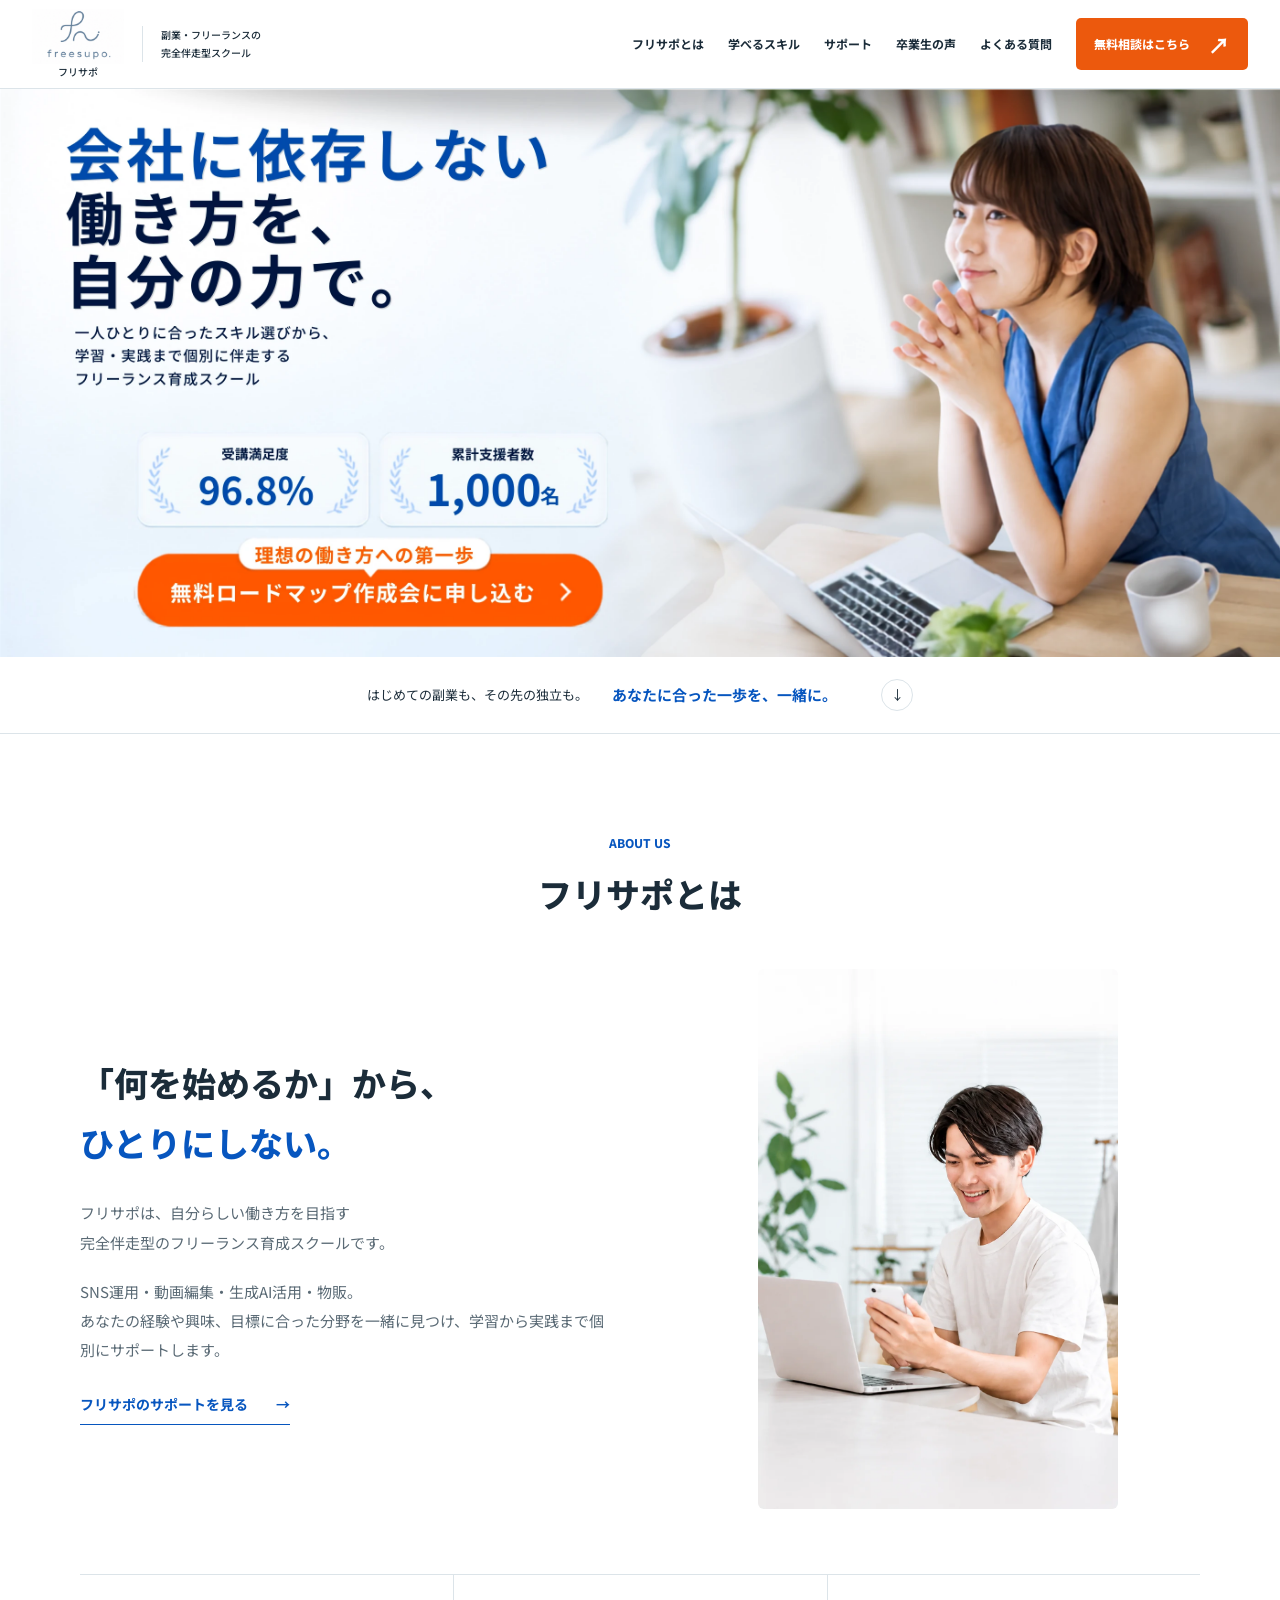
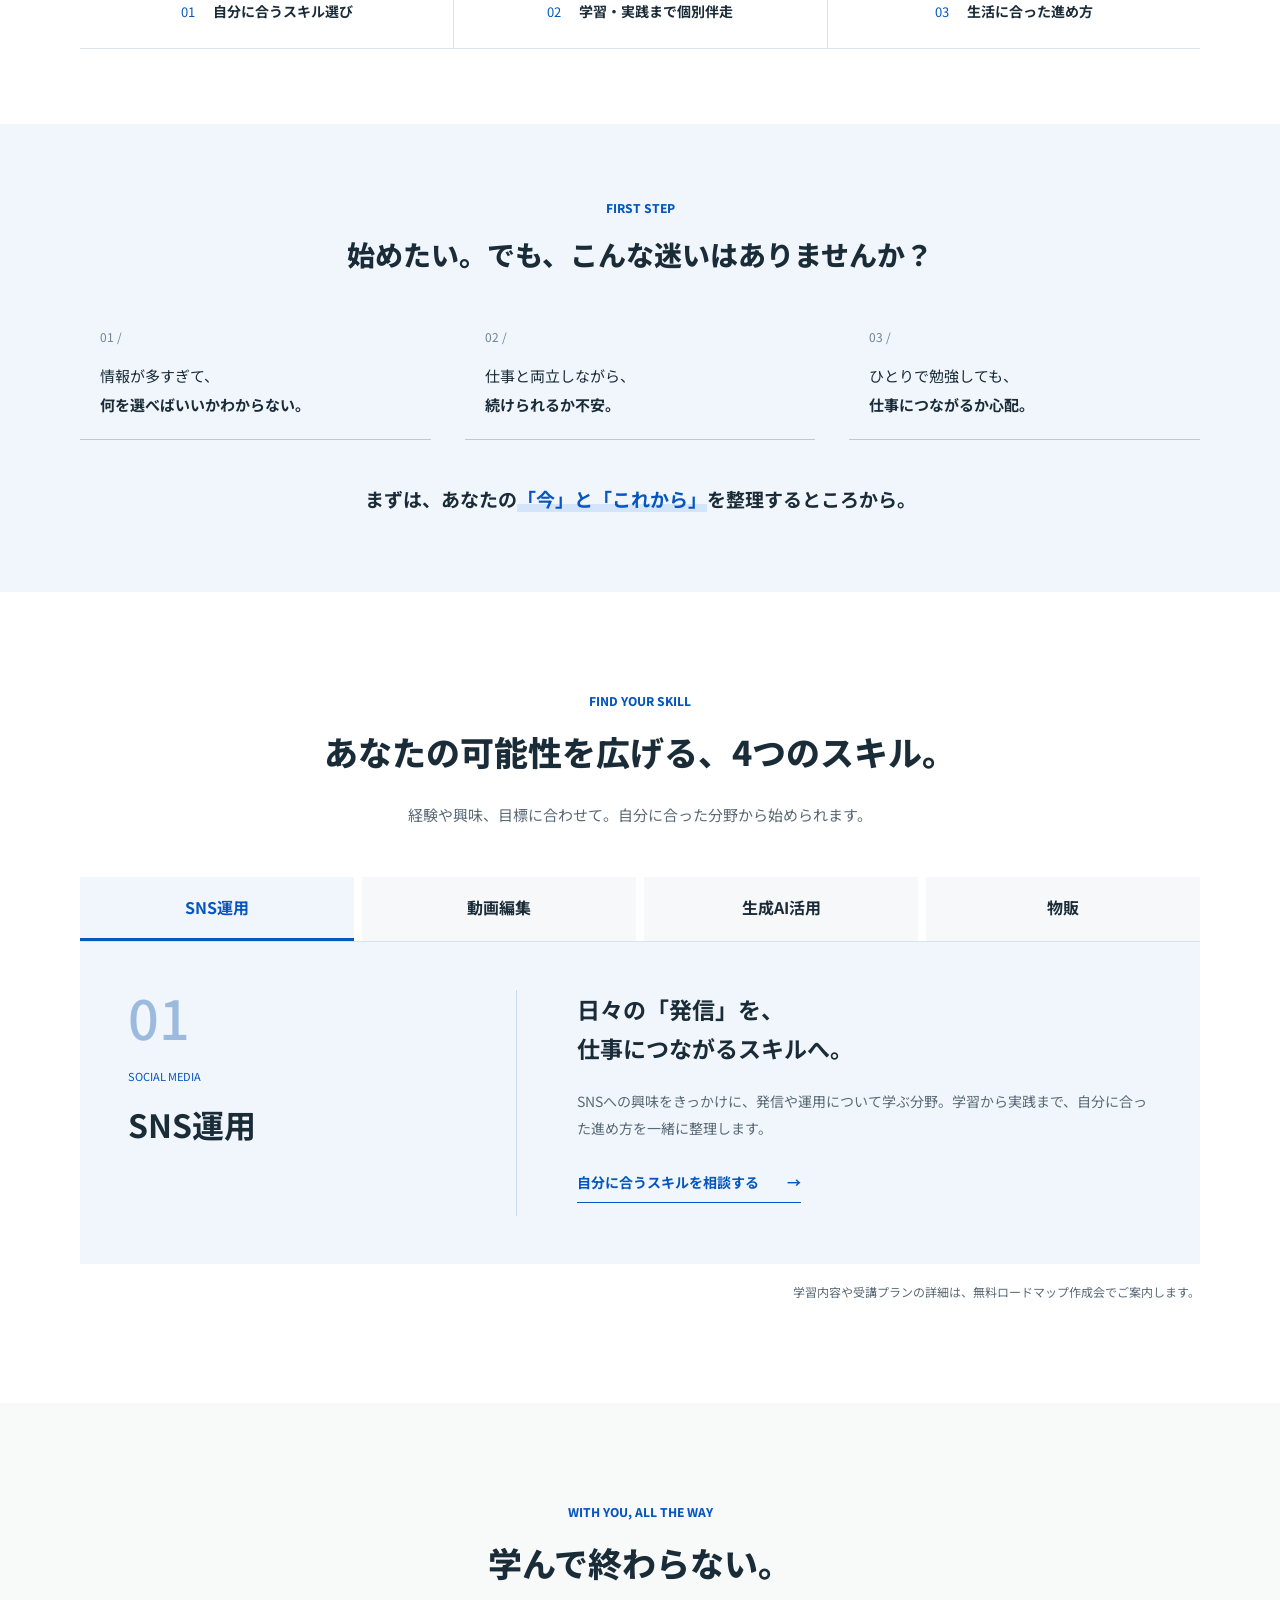
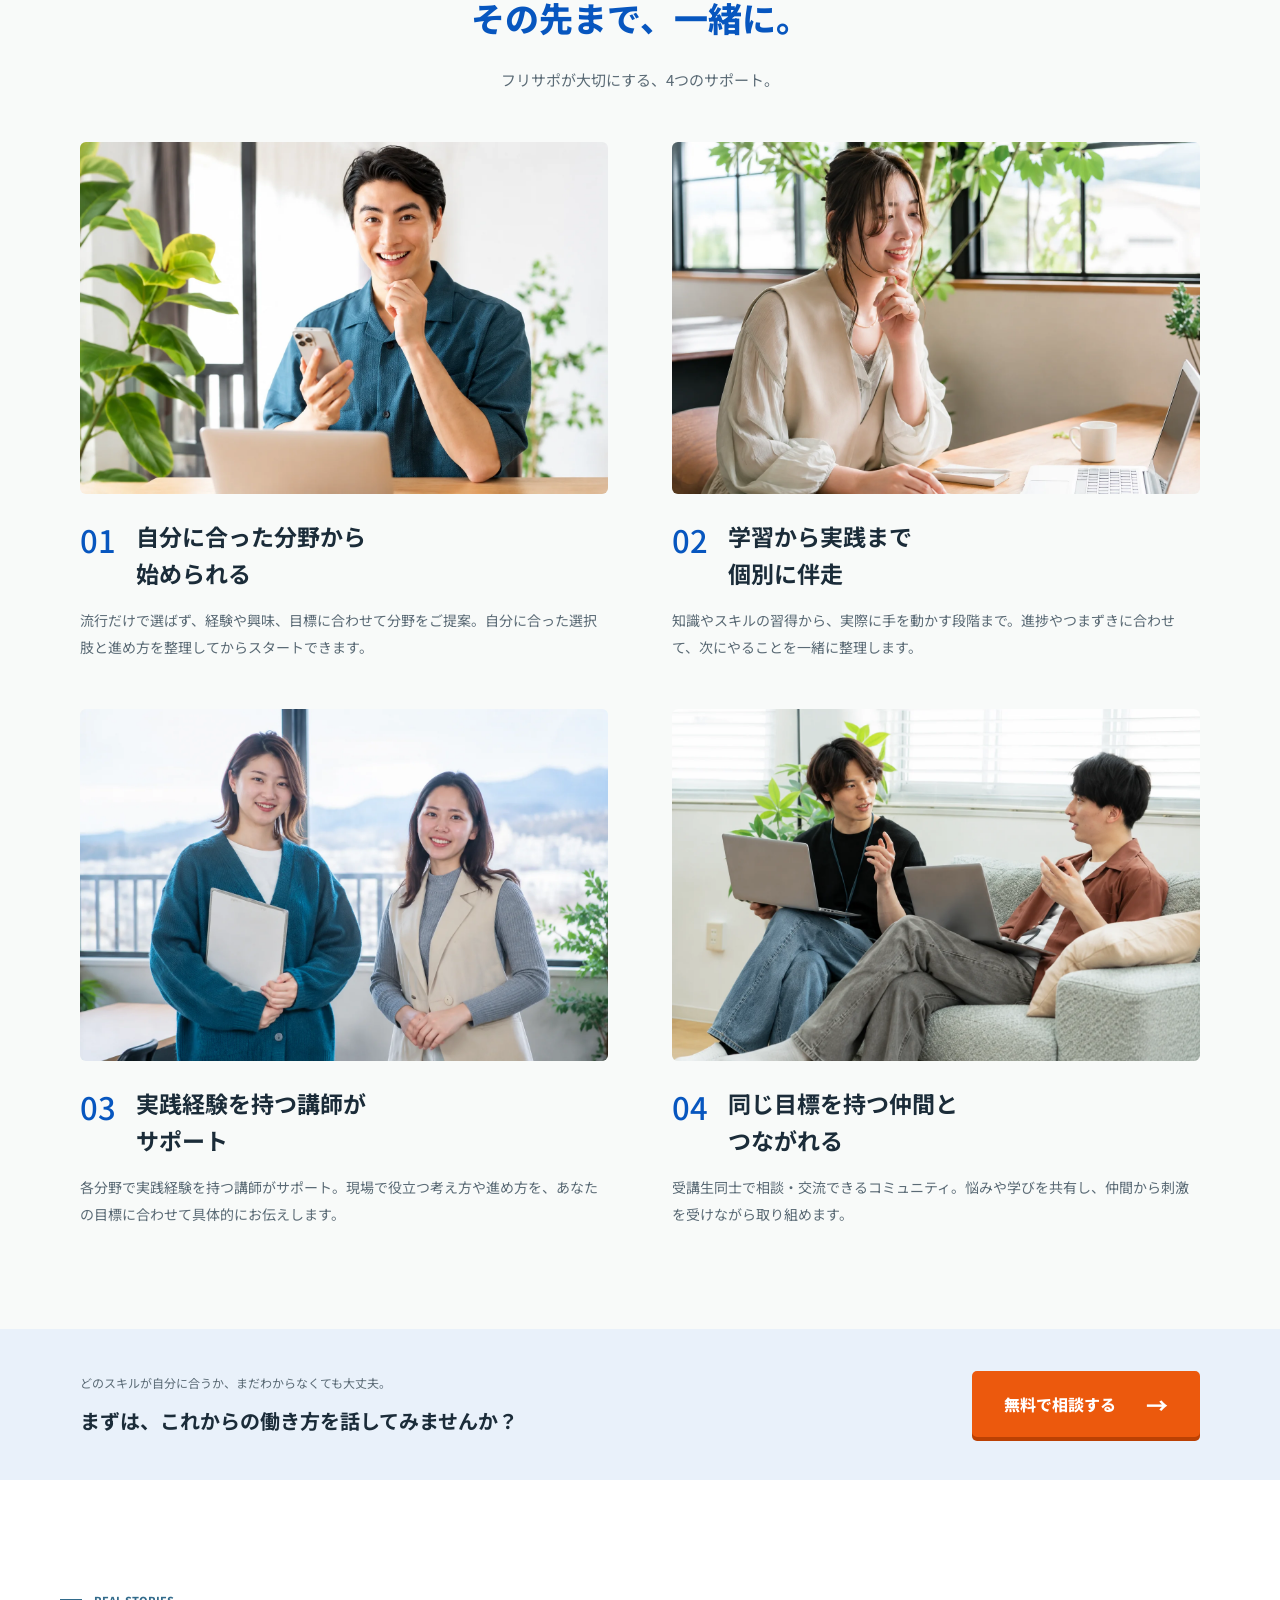
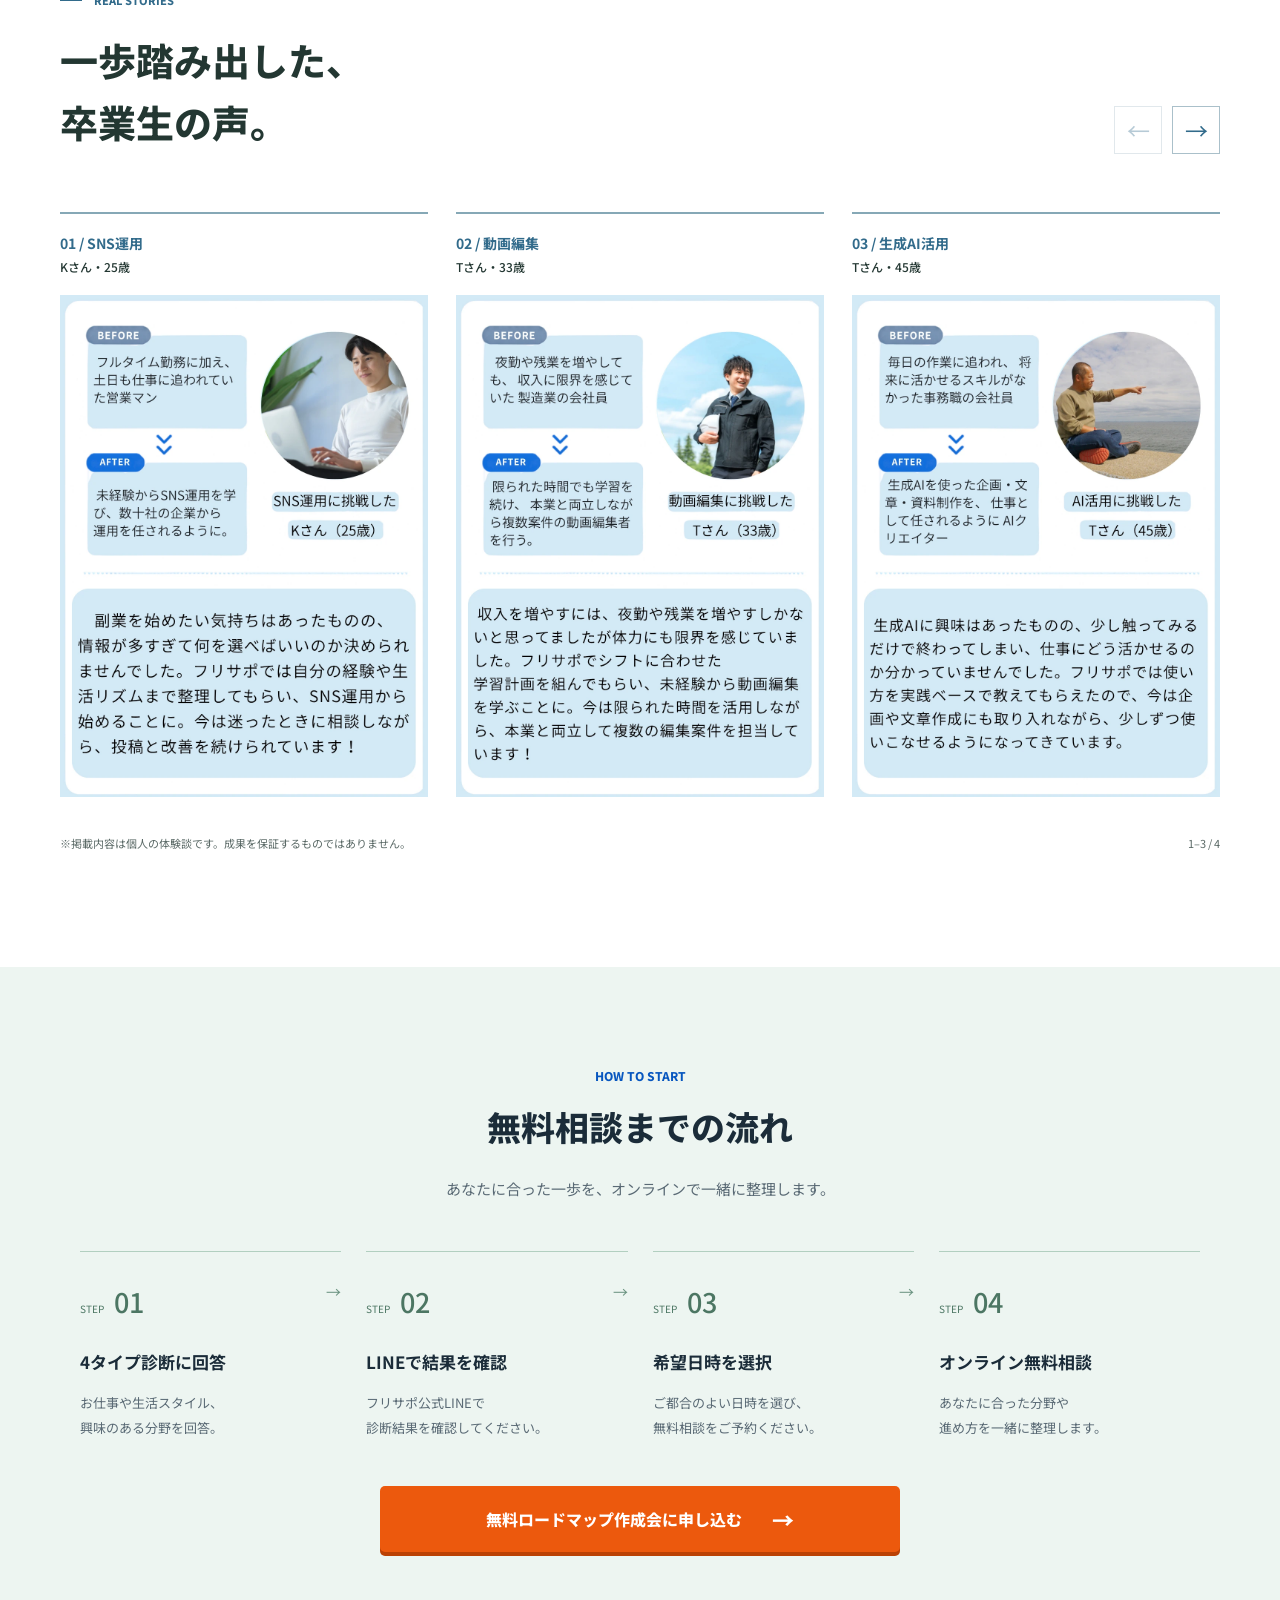
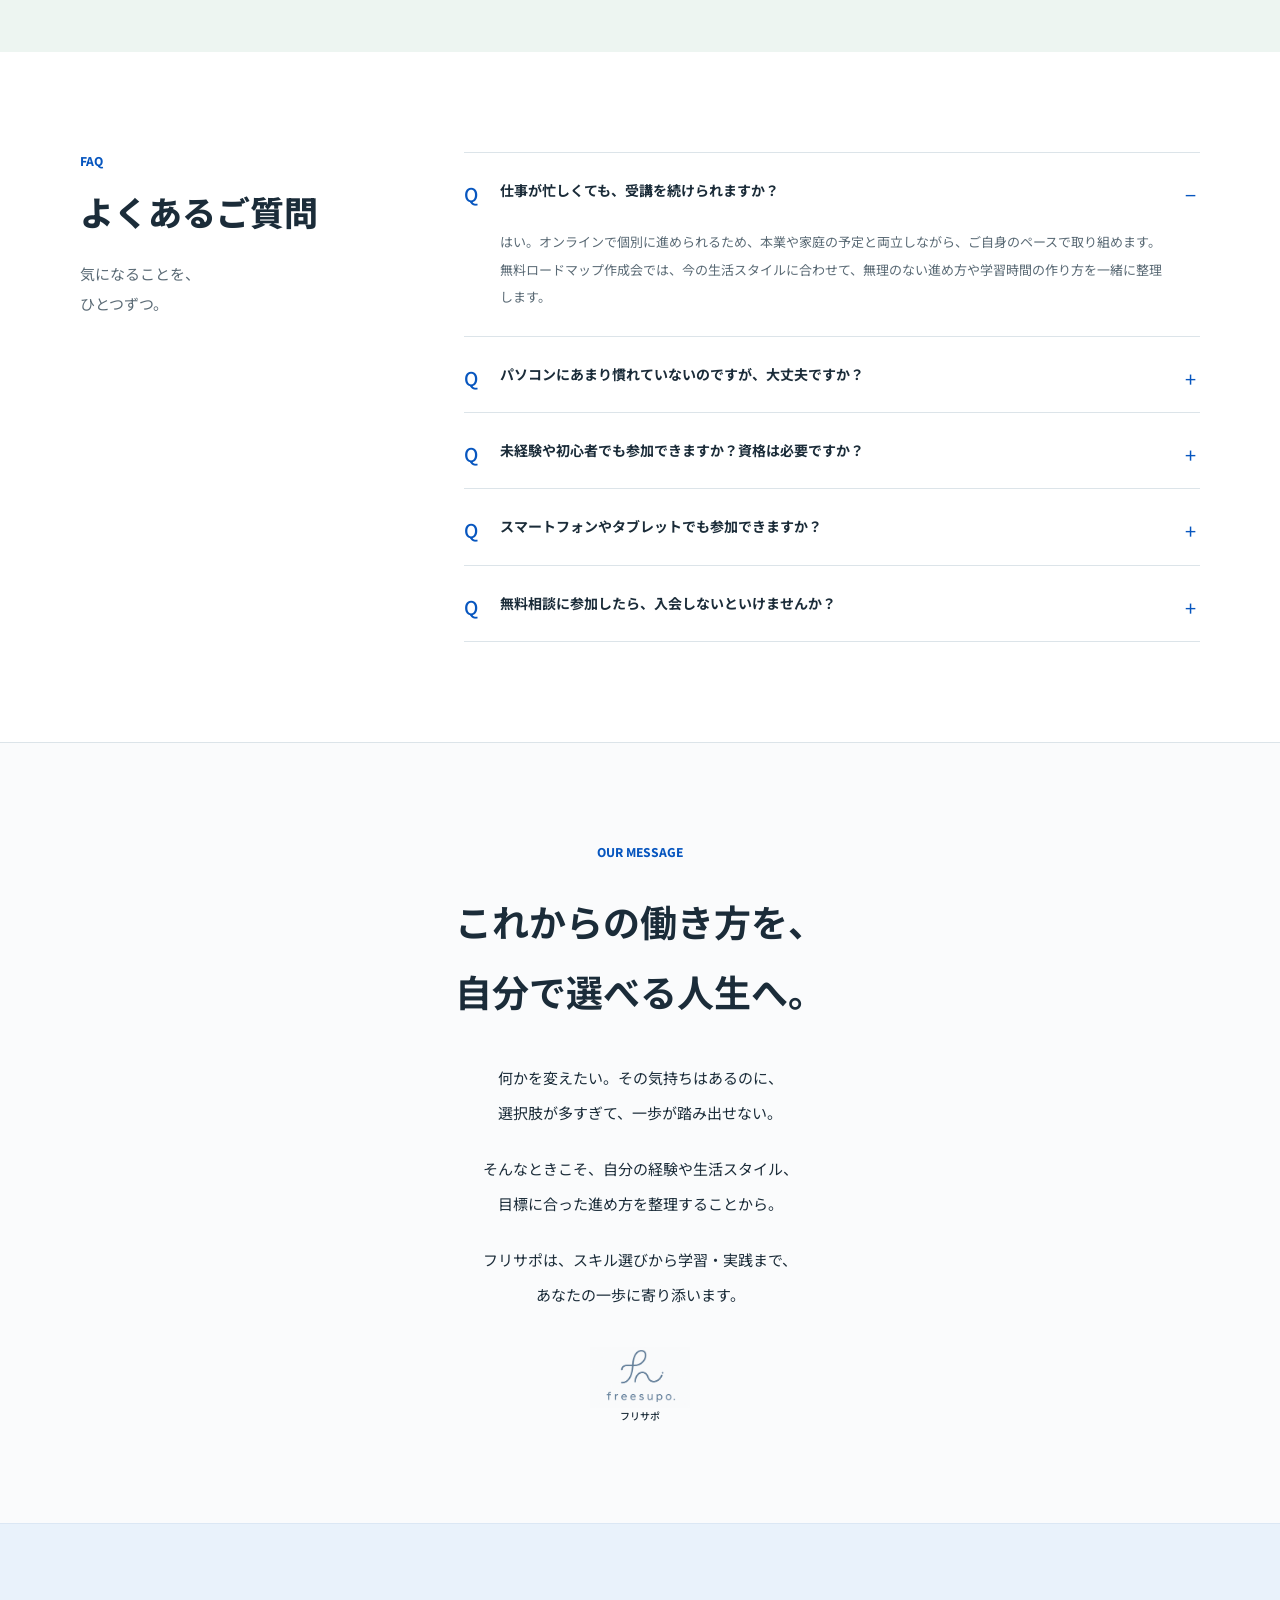
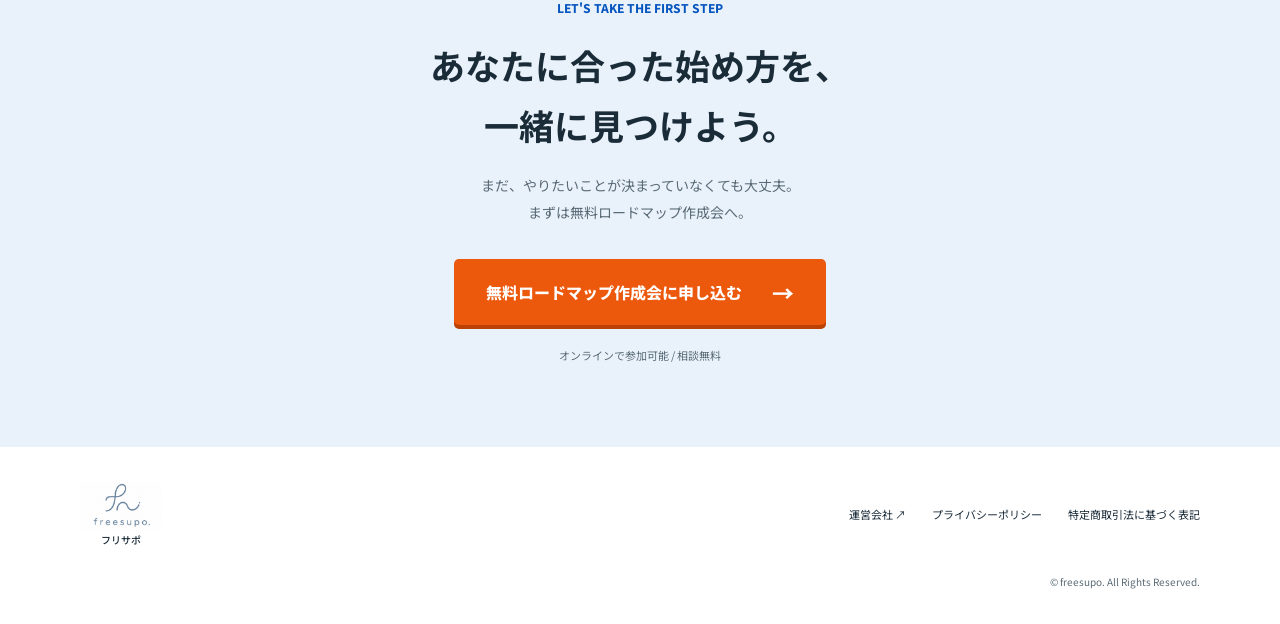
<file: index.html>
<!DOCTYPE html>
<html lang="ja">
<head>
  <meta charset="UTF-8">
  <meta name="viewport" content="width=device-width, initial-scale=1.0">
  <title>フリサポ｜自分に合ったスキルから、新しい働き方へ。</title>
  <meta name="description" content="フリサポは、副業・フリーランスを目指す方の完全伴走型スクール。SNS運用・動画編集・生成AI活用・物販から、スキル選び、学習・実践まで個別にサポート。無料ロードマップ作成会を受付中。">
  <link rel="icon" href="images/favicon-official.png" type="image/png" sizes="48x48">
  <link rel="apple-touch-icon" href="images/apple-touch-icon-official.png" sizes="180x180">
  <link rel="canonical" href="https://freesupo.re-tro.net/">
  <meta property="og:type" content="website">
  <meta property="og:site_name" content="フリサポ">
  <meta property="og:title" content="フリサポ｜自分に合ったスキルから、新しい働き方へ。">
  <meta property="og:description" content="スキル選びから学習・実践まで。副業・フリーランスを目指すあなたに、個別で伴走。">
  <meta property="og:url" content="https://freesupo.re-tro.net/">
  <meta property="og:image" content="https://freesupo.re-tro.net/images/og.png">
  <meta property="og:image:alt" content="フリサポ。自分に合ったスキルから、新しい働き方へ。">
  <meta name="twitter:card" content="summary_large_image">
  <link rel="preconnect" href="https://fonts.googleapis.com">
  <link rel="preconnect" href="https://fonts.gstatic.com" crossorigin>
  <link href="https://fonts.googleapis.com/css2?family=Noto+Sans+JP:wght@400;500;600;700;800;900&display=swap" rel="stylesheet" media="print" onload="this.media='all'">
  <noscript><link href="https://fonts.googleapis.com/css2?family=Noto+Sans+JP:wght@400;500;600;700;800;900&display=swap" rel="stylesheet"></noscript>
  <link rel="stylesheet" href="styles.css">
  <script src="script.js" defer></script>
</head>
<body>
  <a class="skip-link" href="#main">本文へ移動</a>
  <header class="header"><div class="header-inner">
    <a class="brand" href="#top" aria-label="フリサポ トップへ"><div class="brand-mark"><img src="images/logo-display.png" width="256" height="256" alt="freesupo."><b>フリサポ</b></div><span>副業・フリーランスの<br>完全伴走型スクール</span></a>
    <button class="menu-toggle" aria-expanded="false" aria-controls="navigation" aria-label="メニューを開く"><span></span><span></span></button>
    <nav id="navigation" aria-label="メインナビゲーション">
      <a href="#about">フリサポとは</a><a href="#skills">学べるスキル</a><a href="#support">サポート</a><a href="#voice">卒業生の声</a><a href="#faq">よくある質問</a>
      <a class="button button-small" href="https://freesupo.info/lp/shindan-men/meta/official_hp/">無料相談はこちら <span aria-hidden="true">↗</span></a>
    </nav>
  </div></header>
  <main id="main">
    <section class="hero" id="top" aria-labelledby="hero-title">
      <h1 class="sr-only" id="hero-title">フリサポ｜会社に依存しない働き方を、自分の力で。</h1>
      <picture><source media="(max-width: 700px)" srcset="images/hero-sp-hq.webp" width="1180" height="2000"><img src="images/hero-hq.webp" width="2800" height="1400" fetchpriority="high" alt="一人ひとりに合ったスキル選びから、学習・実践まで個別に伴走するフリーランス育成スクール。受講満足度96.8%、累計支援者数1,000名。"></picture>
      <a class="hero-link" href="https://freesupo.info/lp/shindan-men/meta/official_hp/" aria-label="無料ロードマップ作成会に申し込む"></a>
    </section>
    <div class="intro-strip"><span>はじめての副業も、その先の独立も。</span><strong>あなたに合った一歩を、一緒に。</strong><a href="#about" aria-label="フリサポについて見る">↓</a></div>
    <section class="section about" id="about"><div class="container">
      <div class="section-heading"><p class="eyebrow">ABOUT US</p><h2>フリサポとは</h2></div>
      <div class="about-content">
        <div class="about-copy"><p class="lead">「何を始めるか」から、<br><em>ひとりにしない。</em></p><p>フリサポは、自分らしい働き方を目指す<br class="desktop-only">完全伴走型のフリーランス育成スクールです。</p><p>SNS運用・動画編集・生成AI活用・物販。<br>あなたの経験や興味、目標に合った分野を一緒に見つけ、学習から実践まで個別にサポートします。</p><a class="text-link" href="#support">フリサポのサポートを見る <span aria-hidden="true">→</span></a></div>
        <div class="about-visual"><div class="source-photo about-photo"><img src="images/about-photo-hq.webp" width="1023" height="1537" loading="lazy" decoding="async" alt="パソコンの前でスマートフォンを確認する白いシャツの男性"></div></div>
      </div>
      <div class="about-values"><div><span>01</span><strong>自分に合うスキル選び</strong></div><div><span>02</span><strong>学習・実践まで個別伴走</strong></div><div><span>03</span><strong>生活に合った進め方</strong></div></div>
    </div></section>
    <section class="section worries"><div class="container">
      <div class="section-heading"><p class="eyebrow">FIRST STEP</p><h2>始めたい。でも、<br class="mobile-only">こんな迷いはありませんか？</h2></div>
      <div class="worry-grid"><p><span>01 /</span>情報が多すぎて、<br><strong>何を選べばいいかわからない。</strong></p><p><span>02 /</span>仕事と両立しながら、<br><strong>続けられるか不安。</strong></p><p><span>03 /</span>ひとりで勉強しても、<br><strong>仕事につながるか心配。</strong></p></div>
      <p class="worry-answer">まずは、あなたの<em>「今」と「これから」</em>を<br class="mobile-only">整理するところから。</p>
    </div></section>
    <section class="section skills" id="skills"><div class="container">
      <div class="section-heading"><p class="eyebrow">FIND YOUR SKILL</p><h2>あなたの可能性を広げる、<br class="mobile-only">4つのスキル。</h2><p>経験や興味、目標に合わせて。<br class="mobile-only">自分に合った分野から始められます。</p></div>
      <div class="skill-tabs" aria-label="学べるスキル"><a href="#skill-sns" data-skill="sns">SNS運用</a><a href="#skill-movie" data-skill="movie">動画編集</a><a href="#skill-ai" data-skill="ai">生成AI活用</a><a href="#skill-buppan" data-skill="buppan">物販</a></div>
      <div class="skill-panel" id="skill-sns" data-panel="sns"><div class="skill-title"><span class="skill-number">01</span><p>SOCIAL MEDIA</p><h3>SNS運用</h3></div><div class="skill-description"><h4>日々の「発信」を、<br>仕事につながるスキルへ。</h4><p>SNSへの興味をきっかけに、発信や運用について学ぶ分野。学習から実践まで、自分に合った進め方を一緒に整理します。</p><a class="text-link" href="https://freesupo.info/lp/shindan-men/meta/official_hp/">自分に合うスキルを相談する <span aria-hidden="true">→</span></a></div></div>
      <div class="skill-panel" id="skill-movie" data-panel="movie"><div class="skill-title"><span class="skill-number">02</span><p>VIDEO EDITING</p><h3>動画編集</h3></div><div class="skill-description"><h4>見る楽しさから、<br>つくる楽しさへ。</h4><p>動画づくりに興味がある方へ。動画編集のスキルを学び、実際に手を動かす経験を重ねながら、これからの働き方を考えます。</p><a class="text-link" href="https://freesupo.info/lp/shindan-men/meta/official_hp/">自分に合うスキルを相談する <span aria-hidden="true">→</span></a></div></div>
      <div class="skill-panel" id="skill-ai" data-panel="ai"><div class="skill-title"><span class="skill-number">03</span><p>GENERATIVE AI</p><h3>生成AI活用</h3></div><div class="skill-description"><h4>新しい技術を、<br>自分の仕事に活かす力へ。</h4><p>生成AIを活用するスキルを学ぶ分野。新しいツールに関心がある方も、初めて触れる方も、目標に合わせて一歩ずつ取り組みます。</p><a class="text-link" href="https://freesupo.info/lp/shindan-men/meta/official_hp/">自分に合うスキルを相談する <span aria-hidden="true">→</span></a></div></div>
      <div class="skill-panel" id="skill-buppan" data-panel="buppan"><div class="skill-title"><span class="skill-number">04</span><p>ONLINE COMMERCE</p><h3>物販</h3></div><div class="skill-description"><h4>ものを届ける経験を、<br>新しい働き方のきっかけに。</h4><p>物販に関心がある方へ。経験や生活リズムに合わせて、学習と実践の進め方を整理し、自分に合った取り組み方を見つけます。</p><a class="text-link" href="https://freesupo.info/lp/shindan-men/meta/official_hp/">自分に合うスキルを相談する <span aria-hidden="true">→</span></a></div></div>
      <p class="skill-footnote">学習内容や受講プランの詳細は、無料ロードマップ作成会でご案内します。</p>
    </div></section>
    <section class="section support" id="support"><div class="container">
      <div class="section-heading"><p class="eyebrow">WITH YOU, ALL THE WAY</p><h2>学んで終わらない。<br><em>その先まで、一緒に。</em></h2><p>フリサポが大切にする、4つのサポート。</p></div>
      <div class="support-grid">
        <article class="support-item"><div class="source-photo photo-one"><img src="images/support-01-hq.webp" width="1536" height="1024" loading="lazy" decoding="async" alt="自分に合った学びを見つける男性"></div><div class="support-title"><span>01</span><h3>自分に合った分野から<br>始められる</h3></div><p>流行だけで選ばず、経験や興味、目標に合わせて分野をご提案。自分に合った選択肢と進め方を整理してからスタートできます。</p></article>
        <article class="support-item"><div class="source-photo photo-two"><img src="images/support-02-hq.webp" width="1536" height="1024" loading="lazy" decoding="async" alt="パソコンに向かって学習する女性"></div><div class="support-title"><span>02</span><h3>学習から実践まで<br>個別に伴走</h3></div><p>知識やスキルの習得から、実際に手を動かす段階まで。進捗やつまずきに合わせて、次にやることを一緒に整理します。</p></article>
        <article class="support-item"><div class="source-photo photo-three"><img src="images/support-03-hq.webp" width="1536" height="1024" loading="lazy" decoding="async" alt="実践経験をもとに学習をサポートする講師のイメージ"></div><div class="support-title"><span>03</span><h3>実践経験を持つ講師が<br>サポート</h3></div><p>各分野で実践経験を持つ講師がサポート。現場で役立つ考え方や進め方を、あなたの目標に合わせて具体的にお伝えします。</p></article>
        <article class="support-item"><div class="source-photo photo-four"><img src="images/support-04-hq.webp" width="1536" height="1024" loading="lazy" decoding="async" alt="パソコンを開き、学びを共有する二人"></div><div class="support-title"><span>04</span><h3>同じ目標を持つ仲間と<br>つながれる</h3></div><p>受講生同士で相談・交流できるコミュニティ。悩みや学びを共有し、仲間から刺激を受けながら取り組めます。</p></article>
      </div>
    </div></section>
    <section class="consult-band"><div class="container consult-inner"><div><p>どのスキルが自分に合うか、まだわからなくても大丈夫。</p><h2>まずは、これからの働き方を話してみませんか？</h2></div><a class="button" href="https://freesupo.info/lp/shindan-men/meta/official_hp/">無料で相談する <span aria-hidden="true">→</span></a></div></section>
    <section class="section voice" id="voice"><div class="container">
      <div class="section-heading heading-row"><div><p class="eyebrow">REAL STORIES</p><h2>一歩踏み出した、<br>卒業生の声。</h2></div><div class="carousel-controls"><button class="arrow-button" id="voice-prev" aria-label="前の体験談" aria-controls="voice-track">←</button><button class="arrow-button" id="voice-next" aria-label="次の体験談" aria-controls="voice-track">→</button></div></div>
      <div class="voice-track" id="voice-track" tabindex="0" aria-label="卒業生4名の体験談">
        <article class="voice-card"><h3><span>01 / SNS運用</span>Kさん・25歳</h3><img src="images/voice-sns-hq.webp" width="992" height="1354" loading="lazy" decoding="async" alt="Kさんの体験談。仕事に追われていた営業職からSNS運用を学び、企業の運用を任されるように。経験や生活リズムを整理し、相談しながら投稿と改善を続けています。"></article>
        <article class="voice-card"><h3><span>02 / 動画編集</span>Tさん・33歳</h3><img src="images/voice-movie-hq.webp" width="992" height="1354" loading="lazy" decoding="async" alt="動画編集に挑戦したTさん、33歳の体験談"></article>
        <article class="voice-card"><h3><span>03 / 生成AI活用</span>Tさん・45歳</h3><img src="images/voice-ai-hq.webp" width="992" height="1354" loading="lazy" decoding="async" alt="生成AI活用に挑戦したTさん、45歳の体験談"></article>
        <article class="voice-card"><h3><span>04 / 物販</span>Tさん・41歳</h3><img src="images/voice-buppan-hq.webp" width="992" height="1354" loading="lazy" decoding="async" alt="物販に挑戦したTさん、41歳の体験談"></article>
      </div><div class="voice-bottom"><p>※掲載内容は個人の体験談です。成果を保証するものではありません。</p><span id="voice-position" aria-live="polite"></span></div>
    </div></section>
    <section class="section flow" id="flow"><div class="container">
      <div class="section-heading"><p class="eyebrow">HOW TO START</p><h2>無料相談までの流れ</h2><p>あなたに合った一歩を、オンラインで一緒に整理します。</p></div>
      <ol class="flow-list"><li><span class="step">STEP <b>01</b></span><h3>4タイプ診断に回答</h3><p>お仕事や生活スタイル、<br>興味のある分野を回答。</p></li><li><span class="step">STEP <b>02</b></span><h3>LINEで結果を確認</h3><p>フリサポ公式LINEで<br>診断結果を確認してください。</p></li><li><span class="step">STEP <b>03</b></span><h3>希望日時を選択</h3><p>ご都合のよい日時を選び、<br>無料相談をご予約ください。</p></li><li><span class="step">STEP <b>04</b></span><h3>オンライン無料相談</h3><p>あなたに合った分野や<br>進め方を一緒に整理します。</p></li></ol>
      <a class="button flow-button" href="https://freesupo.info/lp/shindan-men/meta/official_hp/">無料ロードマップ作成会に申し込む <span aria-hidden="true">→</span></a>
    </div></section>
    <section class="section faq" id="faq"><div class="container faq-layout"><div class="section-heading"><p class="eyebrow">FAQ</p><h2>よくあるご質問</h2><p>気になることを、<br>ひとつずつ。</p></div><div class="faq-list">
      <details open><summary>仕事が忙しくても、受講を続けられますか？</summary><p>はい。オンラインで個別に進められるため、本業や家庭の予定と両立しながら、ご自身のペースで取り組めます。無料ロードマップ作成会では、今の生活スタイルに合わせて、無理のない進め方や学習時間の作り方を一緒に整理します。</p></details>
      <details><summary>パソコンにあまり慣れていないのですが、大丈夫ですか？</summary><p>基本的な操作を学べる内容も用意しており、未経験の方も学習を始められるようサポートしています。WebやSNSの仕事が初めての方も、段階に合わせて進められます。</p></details>
      <details><summary>未経験や初心者でも参加できますか？資格は必要ですか？</summary><p>未経験の方もご参加いただけます。必要な知識やスキルを基礎から順番に学べるカリキュラムを用意しています。特別な資格や経験は必要ありません。</p></details>
      <details><summary>スマートフォンやタブレットでも参加できますか？</summary><p>無料ロードマップ作成会は、スマートフォンやタブレットでもご参加いただけます。受講開始後の学習や実践には、操作のしやすさや学習効率の面からパソコンの使用をおすすめしています。</p></details>
      <details><summary>無料相談に参加したら、入会しないといけませんか？</summary><p>いいえ。無料ロードマップ作成会は、現在の状況や悩みを整理し、フリサポの内容や進め方がご自身に合うかを確認する機会です。無理に入会をおすすめすることはありません。情報収集の場としてもご参加ください。</p></details>
    </div></div></section>
    <section class="section message"><div class="container message-inner"><p class="eyebrow">OUR MESSAGE</p><h2>これからの働き方を、<br>自分で選べる人生へ。</h2><p>何かを変えたい。その気持ちはあるのに、<br class="desktop-only">選択肢が多すぎて、一歩が踏み出せない。</p><p>そんなときこそ、自分の経験や生活スタイル、<br class="desktop-only">目標に合った進め方を整理することから。</p><p>フリサポは、スキル選びから学習・実践まで、<br class="desktop-only">あなたの一歩に寄り添います。</p><div class="brand-mark"><img src="images/logo-display.png" width="256" height="256" loading="lazy" decoding="async" alt="freesupo."><b>フリサポ</b></div></div></section>
    <section class="final-cta" id="consultation"><div class="container"><p class="eyebrow">LET'S TAKE THE FIRST STEP</p><h2>あなたに合った始め方を、<br>一緒に見つけよう。</h2><p>まだ、やりたいことが決まっていなくても大丈夫。<br>まずは無料ロードマップ作成会へ。</p><a class="button" href="https://freesupo.info/lp/shindan-men/meta/official_hp/">無料ロードマップ作成会に申し込む <span aria-hidden="true">→</span></a><small>オンラインで参加可能 / 相談無料</small></div></section>
  </main>
  <footer><div class="container footer-inner"><a class="brand footer-brand" href="#top"><div class="brand-mark"><img src="images/logo-display.png" width="256" height="256" loading="lazy" decoding="async" alt="freesupo."><b>フリサポ</b></div></a><nav aria-label="運営情報"><a href="https://re-tro.net/" target="_blank" rel="noopener noreferrer">運営会社 ↗</a><a href="privacy.html">プライバシーポリシー</a><a href="law.html">特定商取引法に基づく表記</a></nav><small>© freesupo. All Rights Reserved.</small></div></footer>
  <div class="mobile-cta"><span>自分に合った一歩がわかる</span><a class="button" href="https://freesupo.info/lp/shindan-men/meta/official_hp/">無料ロードマップ作成会 <span aria-hidden="true">→</span></a></div>
</body>
</html>
</file>
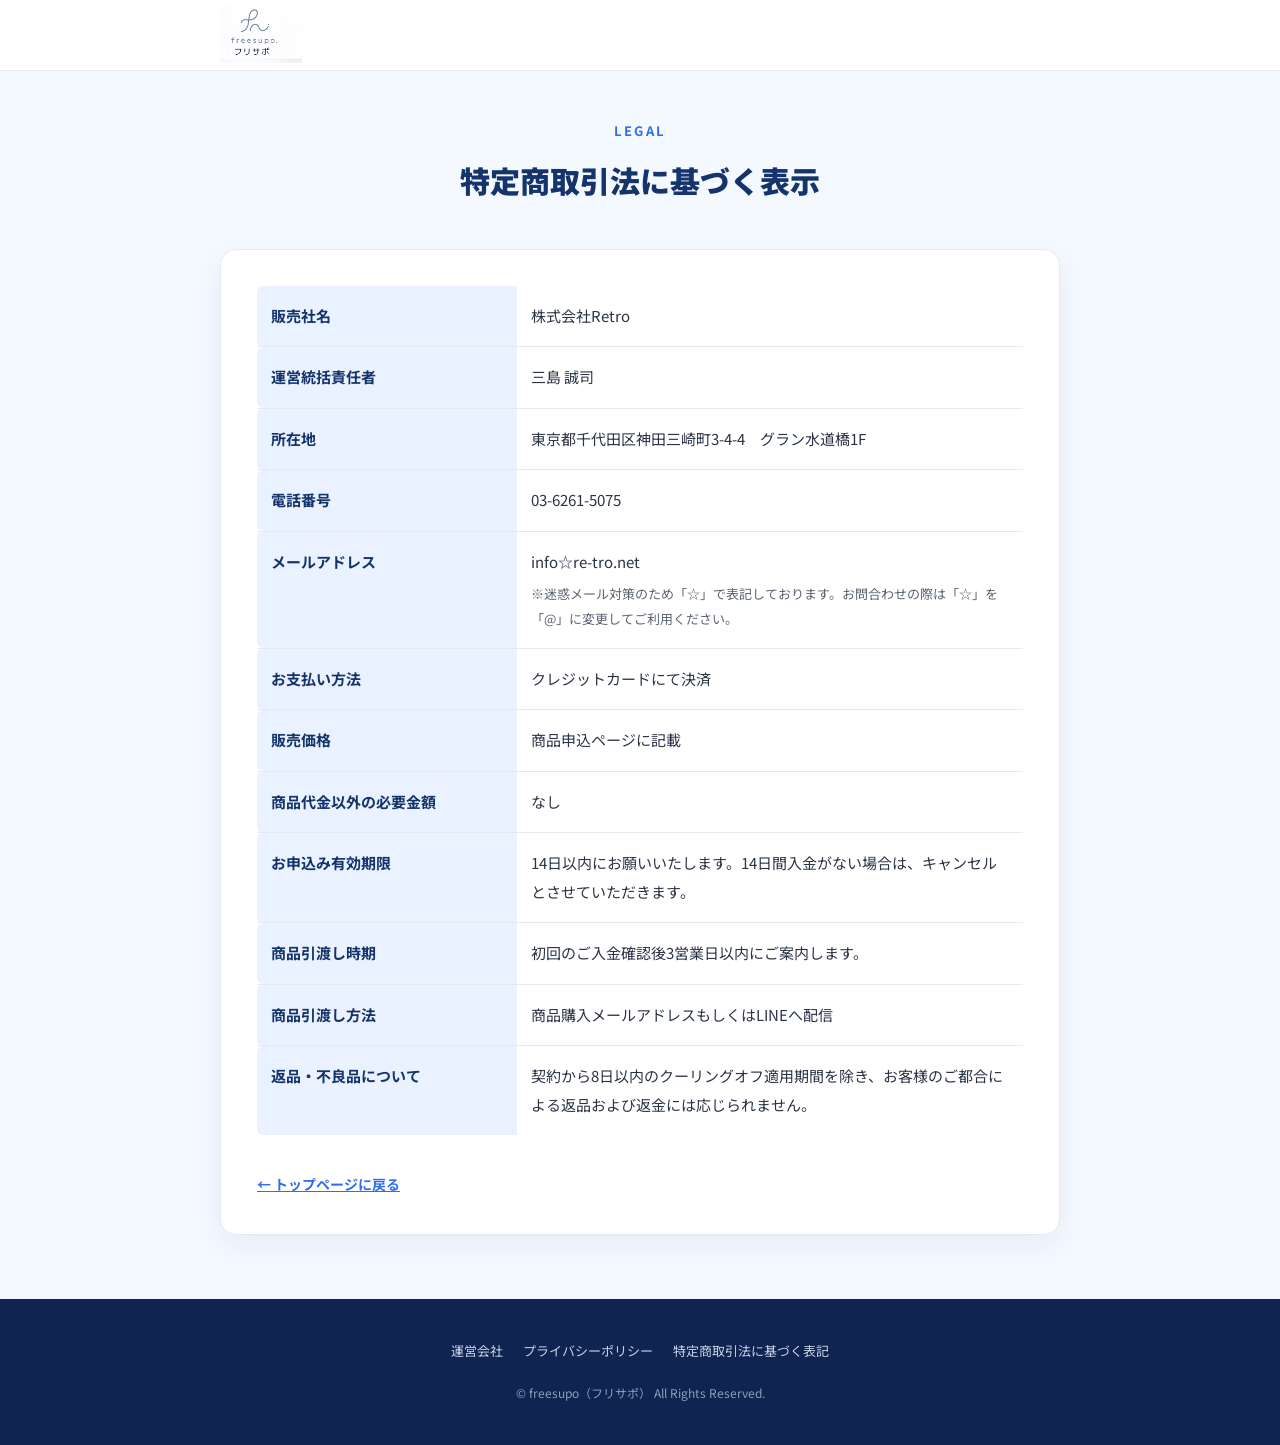
<file: law.html>
<!DOCTYPE html>
<!-- フリサポ 特定商取引法に基づく表示（LPのトンマナに合わせたデザイン） -->
<html lang="ja">
<head>
  <meta charset="UTF-8">
  <meta name="viewport" content="width=device-width, initial-scale=1.0">
  <title>特定商取引法に基づく表示｜フリサポ</title>
  <meta name="description" content="フリサポ（運営：株式会社Retro）の特定商取引法に基づく表示。">
  <link rel="preconnect" href="https://fonts.googleapis.com">
  <link rel="preconnect" href="https://fonts.gstatic.com" crossorigin>
  <link href="https://fonts.googleapis.com/css2?family=Noto+Sans+JP:wght@400;500;700;900&display=swap" rel="stylesheet">
  <style>
    :root{
      --navy:#14346b; --blue:#2f6fed; --sky:#eaf1ff; --sky-2:#f4f8ff; --orange:#f26a2e;
      --ink:#2b3446; --ink-soft:#5b6472; --line:#e5eaf2;
    }
    *{ box-sizing:border-box; margin:0; padding:0; }
    body{ font-family:"Noto Sans JP","Hiragino Sans",Meiryo,sans-serif; color:var(--ink); line-height:1.9; background:var(--sky-2); -webkit-font-smoothing:antialiased; }
    a{ color:var(--blue); }

    header{ background:#fff; border-bottom:1px solid var(--line); }
    .nav{ max-width:880px; margin:0 auto; height:70px; display:flex; align-items:center; padding:0 20px; }
    .logo img{ height:56px; width:auto; display:block; }

    main{ max-width:880px; margin:0 auto; padding:48px 20px 64px; }
    .page-head{ text-align:center; margin-bottom:40px; }
    .page-head .en{ display:block; color:var(--blue); font-weight:700; letter-spacing:.18em; font-size:13px; margin-bottom:8px; }
    .page-head h1{ font-size:clamp(22px,4vw,30px); font-weight:900; color:var(--navy); }
    .card{ background:#fff; border:1px solid var(--line); border-radius:16px; padding:clamp(20px,3vw,36px); box-shadow:0 10px 30px rgba(20,52,107,.06); }

    /* 特商法テーブル */
    .law-table{ width:100%; border-collapse:collapse; }
    .law-table th, .law-table td{ text-align:left; vertical-align:top; padding:16px 14px; border-bottom:1px solid var(--line); font-size:15px; }
    .law-table th{ width:34%; color:var(--navy); font-weight:700; background:var(--sky); border-radius:6px 0 0 6px; white-space:nowrap; }
    .law-table td{ color:var(--ink); }
    .law-table tr:last-child th, .law-table tr:last-child td{ border-bottom:0; }
    .note{ color:var(--ink-soft); font-size:13px; margin-top:6px; }
    .back{ display:inline-block; margin-top:36px; color:var(--blue); font-weight:700; font-size:14px; }

    footer{ background:#0f2450; color:#c7d2e6; padding:40px 20px; text-align:center; }
    footer .fnav{ display:flex; gap:20px; justify-content:center; flex-wrap:wrap; margin-bottom:18px; }
    footer .fnav a{ font-size:13px; color:#c7d2e6; text-decoration:none; }
    footer .fnav a:hover{ color:#fff; }
    footer .copy{ font-size:12px; opacity:.7; }

    /* スマホ：テーブルを縦積み */
    @media (max-width:600px){
      .law-table, .law-table tbody, .law-table tr, .law-table th, .law-table td{ display:block; width:100%; }
      .law-table th{ border-radius:6px; padding:12px 14px 6px; background:var(--sky); }
      .law-table td{ padding:8px 14px 16px; border-bottom:1px solid var(--line); }
    }
  </style>
</head>
<body>
  <header>
    <div class="nav"><a href="index.html" class="logo"><img src="images/logo.png" alt="フリサポ"></a></div>
  </header>

  <main>
    <div class="page-head">
      <span class="en">LEGAL</span>
      <h1>特定商取引法に基づく表示</h1>
    </div>

    <div class="card">
      <table class="law-table">
        <tr><th>販売社名</th><td>株式会社Retro</td></tr>
        <tr><th>運営統括責任者</th><td>三島 誠司</td></tr>
        <tr><th>所在地</th><td>東京都千代田区神田三崎町3-4-4　グラン水道橋1F</td></tr>
        <tr><th>電話番号</th><td>03-6261-5075</td></tr>
        <tr><th>メールアドレス</th><td>info☆re-tro.net<div class="note">※迷惑メール対策のため「☆」で表記しております。お問合わせの際は「☆」を「@」に変更してご利用ください。</div></td></tr>
        <tr><th>お支払い方法</th><td>クレジットカードにて決済</td></tr>
        <tr><th>販売価格</th><td>商品申込ページに記載</td></tr>
        <tr><th>商品代金以外の必要金額</th><td>なし</td></tr>
        <tr><th>お申込み有効期限</th><td>14日以内にお願いいたします。14日間入金がない場合は、キャンセルとさせていただきます。</td></tr>
        <tr><th>商品引渡し時期</th><td>初回のご入金確認後3営業日以内にご案内します。</td></tr>
        <tr><th>商品引渡し方法</th><td>商品購入メールアドレスもしくはLINEへ配信</td></tr>
        <tr><th>返品・不良品について</th><td>契約から8日以内のクーリングオフ適用期間を除き、お客様のご都合による返品および返金には応じられません。</td></tr>
      </table>

      <a href="index.html" class="back">← トップページに戻る</a>
    </div>
  </main>

  <footer>
    <div class="fnav">
      <a href="https://re-tro.net/" target="_blank" rel="noopener">運営会社</a>
      <a href="privacy.html">プライバシーポリシー</a>
      <a href="law.html">特定商取引法に基づく表記</a>
    </div>
    <div class="copy">© freesupo（フリサポ） All Rights Reserved.</div>
  </footer>
</body>
</html>
</file>
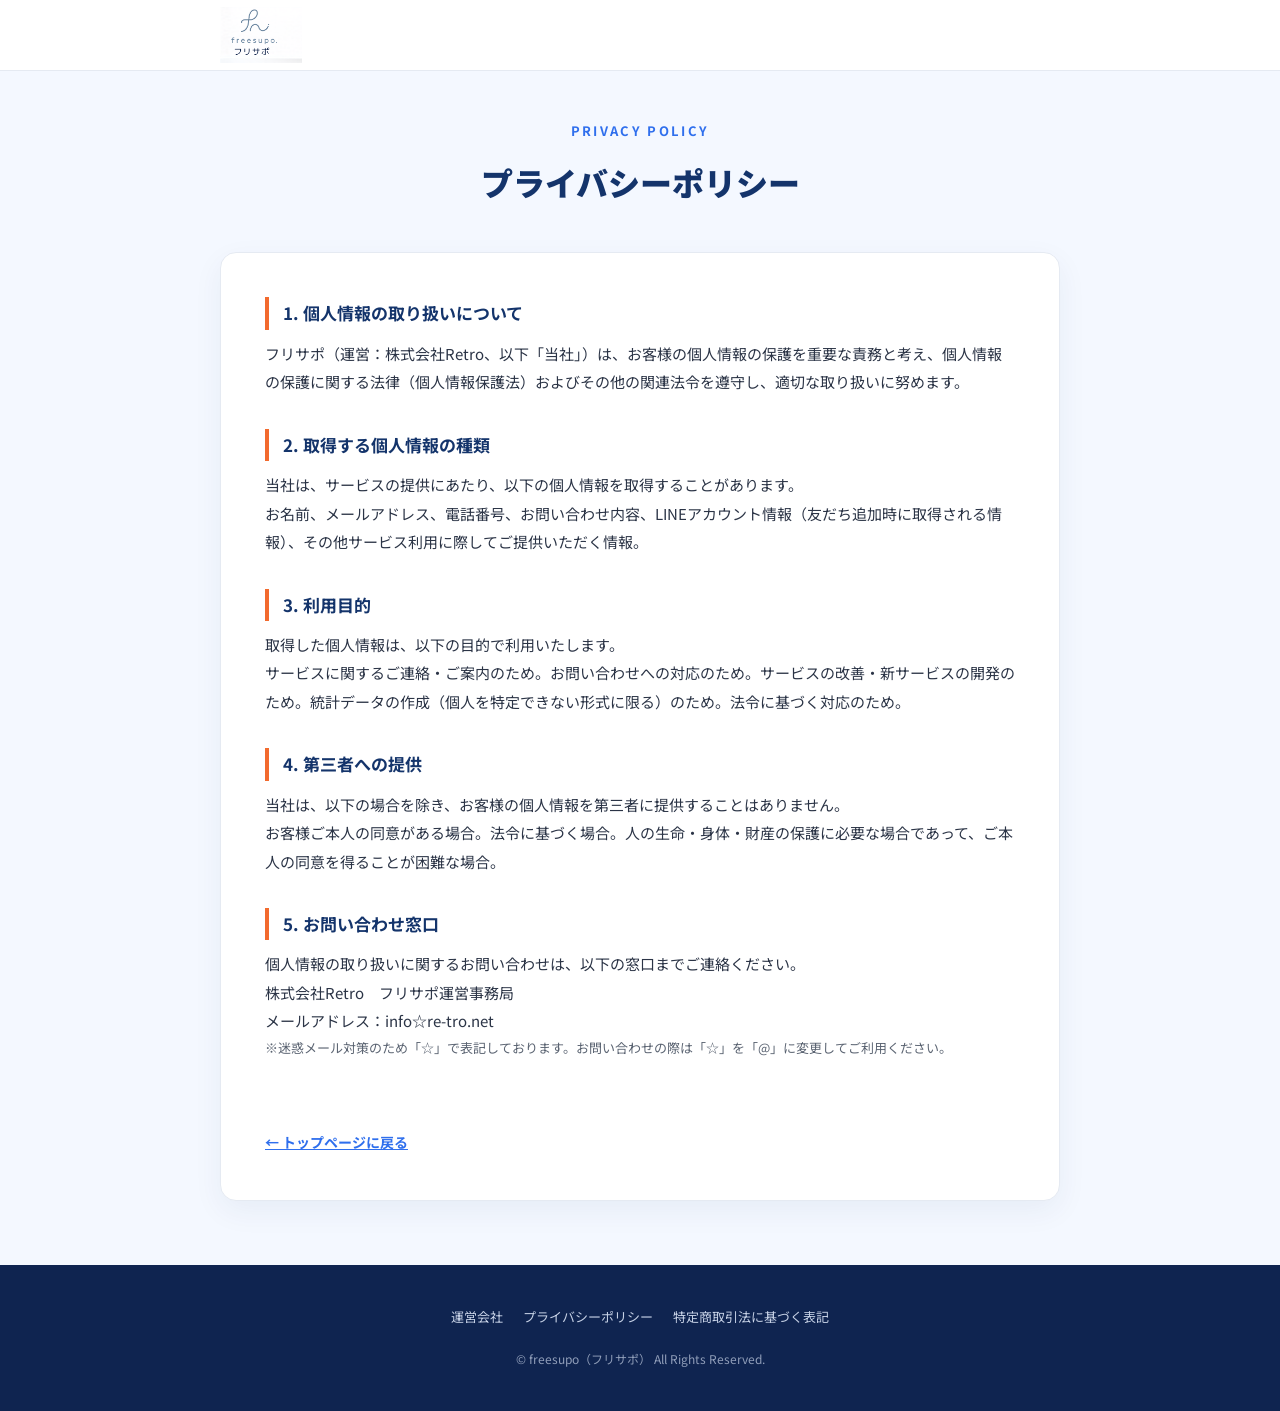
<file: privacy.html>
<!DOCTYPE html>
<!-- フリサポ プライバシーポリシー（LPのトンマナに合わせたデザイン） -->
<html lang="ja">
<head>
  <meta charset="UTF-8">
  <meta name="viewport" content="width=device-width, initial-scale=1.0">
  <title>プライバシーポリシー｜フリサポ</title>
  <meta name="description" content="フリサポ（運営：株式会社Retro）のプライバシーポリシー。">
  <link rel="preconnect" href="https://fonts.googleapis.com">
  <link rel="preconnect" href="https://fonts.gstatic.com" crossorigin>
  <link href="https://fonts.googleapis.com/css2?family=Noto+Sans+JP:wght@400;500;700;900&display=swap" rel="stylesheet">
  <style>
    :root{
      --navy:#14346b; --blue:#2f6fed; --sky-2:#f4f8ff; --orange:#f26a2e;
      --ink:#2b3446; --ink-soft:#5b6472; --line:#e5eaf2;
    }
    *{ box-sizing:border-box; margin:0; padding:0; }
    body{ font-family:"Noto Sans JP","Hiragino Sans",Meiryo,sans-serif; color:var(--ink); line-height:1.9; background:var(--sky-2); -webkit-font-smoothing:antialiased; }
    a{ color:var(--blue); }

    /* ヘッダー（LPと同じロゴ） */
    header{ background:#fff; border-bottom:1px solid var(--line); }
    .nav{ max-width:880px; margin:0 auto; height:70px; display:flex; align-items:center; padding:0 20px; }
    .logo img{ height:56px; width:auto; display:block; }

    /* 本文 */
    main{ max-width:880px; margin:0 auto; padding:48px 20px 64px; }
    .page-head{ text-align:center; margin-bottom:40px; }
    .page-head .en{ display:block; color:var(--blue); font-weight:700; letter-spacing:.18em; font-size:13px; margin-bottom:8px; }
    .page-head h1{ font-size:clamp(24px,4vw,32px); font-weight:900; color:var(--navy); }
    .card{ background:#fff; border:1px solid var(--line); border-radius:16px; padding:clamp(24px,4vw,44px); box-shadow:0 10px 30px rgba(20,52,107,.06); }
    section{ margin-bottom:32px; }
    section:last-child{ margin-bottom:0; }
    h2{ font-size:17px; color:var(--navy); font-weight:700; margin-bottom:10px; padding-left:14px; border-left:4px solid var(--orange); }
    p{ color:var(--ink); font-size:15px; }
    .note{ color:var(--ink-soft); font-size:13px; }
    .back{ display:inline-block; margin-top:36px; color:var(--blue); font-weight:700; font-size:14px; }

    /* フッター（LPと同じ） */
    footer{ background:#0f2450; color:#c7d2e6; padding:40px 20px; text-align:center; }
    footer .fnav{ display:flex; gap:20px; justify-content:center; flex-wrap:wrap; margin-bottom:18px; }
    footer .fnav a{ font-size:13px; color:#c7d2e6; text-decoration:none; }
    footer .fnav a:hover{ color:#fff; }
    footer .copy{ font-size:12px; opacity:.7; }
  </style>
</head>
<body>
  <header>
    <div class="nav"><a href="index.html" class="logo"><img src="images/logo.png" alt="フリサポ"></a></div>
  </header>

  <main>
    <div class="page-head">
      <span class="en">PRIVACY POLICY</span>
      <h1>プライバシーポリシー</h1>
    </div>

    <div class="card">
      <section>
        <h2>1. 個人情報の取り扱いについて</h2>
        <p>フリサポ（運営：株式会社Retro、以下「当社」）は、お客様の個人情報の保護を重要な責務と考え、個人情報の保護に関する法律（個人情報保護法）およびその他の関連法令を遵守し、適切な取り扱いに努めます。</p>
      </section>

      <section>
        <h2>2. 取得する個人情報の種類</h2>
        <p>当社は、サービスの提供にあたり、以下の個人情報を取得することがあります。</p>
        <p>お名前、メールアドレス、電話番号、お問い合わせ内容、LINEアカウント情報（友だち追加時に取得される情報）、その他サービス利用に際してご提供いただく情報。</p>
      </section>

      <section>
        <h2>3. 利用目的</h2>
        <p>取得した個人情報は、以下の目的で利用いたします。</p>
        <p>サービスに関するご連絡・ご案内のため。お問い合わせへの対応のため。サービスの改善・新サービスの開発のため。統計データの作成（個人を特定できない形式に限る）のため。法令に基づく対応のため。</p>
      </section>

      <section>
        <h2>4. 第三者への提供</h2>
        <p>当社は、以下の場合を除き、お客様の個人情報を第三者に提供することはありません。</p>
        <p>お客様ご本人の同意がある場合。法令に基づく場合。人の生命・身体・財産の保護に必要な場合であって、ご本人の同意を得ることが困難な場合。</p>
      </section>

      <section>
        <h2>5. お問い合わせ窓口</h2>
        <p>個人情報の取り扱いに関するお問い合わせは、以下の窓口までご連絡ください。</p>
        <p>株式会社Retro　フリサポ運営事務局<br>
        メールアドレス：info☆re-tro.net</p>
        <p class="note">※迷惑メール対策のため「☆」で表記しております。お問い合わせの際は「☆」を「@」に変更してご利用ください。</p>
      </section>

      <a href="index.html" class="back">← トップページに戻る</a>
    </div>
  </main>

  <footer>
    <div class="fnav">
      <a href="https://re-tro.net/" target="_blank" rel="noopener">運営会社</a>
      <a href="privacy.html">プライバシーポリシー</a>
      <a href="law.html">特定商取引法に基づく表記</a>
    </div>
    <div class="copy">© freesupo（フリサポ） All Rights Reserved.</div>
  </footer>
</body>
</html>
</file>
<file: styles.css>
:root{--ink:#1b2c39;--muted:#5a6a75;--blue:#0756bf;--pale:#f0f6fc;--mint:#edf5f1;--orange:#ec590d;--line:#dce4e9;--white:#fff}
*{box-sizing:border-box;letter-spacing:0}
html{scroll-behavior:smooth;scroll-padding-top:100px}
body{margin:0;color:var(--ink);background:var(--white);font-family:"Noto Sans JP","Hiragino Sans",Meiryo,sans-serif;font-size:15px;line-height:1.95;-webkit-font-smoothing:antialiased}
body,p,h1,h2,h3,h4,figure{margin:0}a{color:inherit;text-decoration:none}button{font:inherit;cursor:pointer}img{max-width:100%;display:block}button,a,summary{-webkit-tap-highlight-color:transparent}a:focus-visible,button:focus-visible,summary:focus-visible,[tabindex]:focus-visible{outline:3px solid var(--blue);outline-offset:5px}em{font-style:normal;color:var(--blue)}.sr-only{position:absolute;width:1px;height:1px;padding:0;margin:-1px;overflow:hidden;clip:rect(0,0,0,0);white-space:nowrap;border:0}.skip-link{position:fixed;top:-70px;left:12px;z-index:100;padding:8px 20px;background:white}.skip-link:focus{top:10px}.container{width:min(1120px,calc(100% - 80px));margin:auto}.section{padding:100px 0}.section-heading{margin-bottom:48px;text-align:center}.eyebrow{font-size:12px;font-weight:800;color:var(--blue);line-height:1.5;margin-bottom:15px}.section-heading h2{font-size:34px;font-weight:800;line-height:1.6}.section-heading>p:last-child:not(.eyebrow){color:var(--muted);margin-top:20px}.mobile-only{display:none}
.header{position:sticky;top:0;z-index:30;background:rgba(255,255,255,.98);border-bottom:1px solid var(--line)}.header-inner{max-width:1440px;margin:auto;min-height:88px;display:flex;align-items:center;justify-content:space-between;gap:20px;padding:8px 32px}.brand{display:flex;align-items:center;gap:18px;flex-shrink:0}.brand-mark{width:92px;flex-shrink:0;text-align:center}.brand-mark img{display:block;width:100%;height:auto;aspect-ratio:158/96;object-fit:cover}.brand-mark b{display:block;font-size:10px;line-height:1.5;font-weight:500}.brand>span{font-size:10px;font-weight:500;line-height:1.8;border-left:1px solid var(--line);padding-left:18px}.header nav{display:flex;align-items:center;gap:24px;font-size:12px;font-weight:700}.header nav>a:not(.button):hover{color:var(--blue)}.button{display:inline-flex;align-items:center;justify-content:center;gap:30px;min-height:64px;padding:15px 32px;background:var(--orange);color:#fff;font-size:16px;font-weight:800;border-radius:5px;box-shadow:0 4px 0 #bb4104;line-height:1.65;transition:background .2s,transform .2s;text-align:center}.button:hover{background:#d74b08;transform:translateY(-2px)}.button span{font-size:22px;flex-shrink:0}.button-small{font-size:12px;min-height:43px;padding:8px 18px;gap:18px;box-shadow:none}.menu-toggle{display:none}.hero{position:relative;background:#edf5fa;max-width:1920px;margin:auto}.hero picture{position:relative;width:100%;aspect-ratio:2800/1242;display:block;overflow:hidden}.hero picture img{position:absolute;top:-12.721417%;width:100%;height:auto;display:block}.hero-link{position:absolute;left:10.6%;top:81.8%;width:36.8%;height:13%;border-radius:60px}.hero-link:hover{background:rgba(255,255,255,.12)}.hero-link:focus-visible{outline:4px solid #111;outline-offset:5px}.intro-strip{padding:22px 40px;display:flex;justify-content:center;align-items:center;gap:24px;border-bottom:1px solid var(--line);font-size:13px}.intro-strip strong{color:var(--blue);font-size:15px}.intro-strip a{display:grid;place-items:center;width:32px;height:32px;border:1px solid var(--line);border-radius:50%;margin-left:20px}
.about{padding-bottom:75px}.about-content{display:grid;grid-template-columns:1fr 1fr;gap:72px;align-items:center}.lead{font-size:34px;font-weight:800;line-height:1.75;margin-bottom:26px}.about-copy>p:not(.lead){margin-top:20px;color:var(--muted)}.text-link{display:inline-flex;align-items:center;gap:28px;color:var(--blue);font-size:14px;font-weight:700;margin-top:26px;padding-bottom:6px;border-bottom:1px solid var(--blue)}.text-link:hover{color:var(--ink)}.about-visual{min-width:0}
/* Standalone high-resolution photos avoid enlargement of small composite regions. */
.about-visual{width:100%;max-width:360px;justify-self:center}
.about-visual .about-photo{aspect-ratio:2/3}
.about-visual .about-photo img{object-position:center}
.source-photo{aspect-ratio:3/2;overflow:hidden;background:#f5f7f8}.source-photo img{display:block;width:100%;height:100%;object-fit:cover}.about-visual .source-photo{border-radius:6px}.about-values{display:grid;grid-template-columns:repeat(3,1fr);margin-top:65px;border-top:1px solid var(--line);border-bottom:1px solid var(--line)}.about-values>div{display:flex;align-items:center;justify-content:center;gap:18px;padding:23px 10px}.about-values>div+div{border-left:1px solid var(--line)}.about-values span{font-size:13px;color:var(--blue)}.about-values strong{font-size:14px}
.worries{background:var(--pale);padding:75px 0}.worries h2{font-size:28px}.worry-grid{display:grid;grid-template-columns:repeat(3,1fr);gap:34px}.worry-grid p{padding:0 20px 20px;border-bottom:1px solid #b8cbdc;font-size:15px}.worry-grid span{display:block;color:#718493;font-size:12px;margin-bottom:12px}.worry-answer{font-size:19px;text-align:center;font-weight:700;margin-top:40px}.worry-answer em{box-shadow:inset 0 -8px #d4e5fb}
.skill-tabs{display:grid;grid-template-columns:repeat(4,1fr);border-bottom:1px solid var(--line);gap:8px}.skill-tabs a{display:grid;place-items:center;font-size:16px;min-height:64px;font-weight:700;border-bottom:3px solid transparent;background:#f6f8fa}.skill-tabs a:hover{background:#eaf2fa}.skill-tabs a[aria-selected=true]{color:var(--blue);border-color:var(--blue);background:var(--pale)}.skill-panel{display:grid;grid-template-columns:38% 1fr;gap:60px;padding:48px;background:var(--pale);min-height:322px}.skill-panel[hidden]{display:none}.skill-title{border-right:1px solid #c8d9ed}.skill-number{font-size:54px;font-weight:500;color:#9cbade;line-height:1}.skill-title p{font-size:11px;color:var(--blue);margin-top:18px}.skill-title h3{font-size:32px;margin-top:5px}.skill-description h4{font-size:23px;line-height:1.7;margin-bottom:20px}.skill-description>p{color:var(--muted);font-size:14px}.skill-footnote{font-size:12px;color:var(--muted);margin-top:16px;text-align:right}.skill-panel[data-panel=movie]{background:#fff5ed}.skill-panel[data-panel=ai]{background:var(--mint)}.skill-panel[data-panel=buppan]{background:#fcf5f5}
.support{background:#f8faf9}.support-grid{display:grid;grid-template-columns:repeat(2,1fr);column-gap:64px;row-gap:48px}.support-item .source-photo{border-radius:6px}.support-title{display:flex;align-items:flex-start;gap:20px;margin:24px 0 15px}.support-title>span{color:var(--blue);font-size:31px;font-weight:500;line-height:1.4}.support-title h3{font-size:23px;line-height:1.6}.support-item>p{font-size:14px;color:var(--muted)}.consult-band{padding:42px 0;background:#e9f1fa}.consult-inner{display:flex;justify-content:space-between;align-items:center;gap:28px}.consult-inner p{font-size:12px;color:var(--muted);margin-bottom:9px}.consult-inner h2{font-size:20px;line-height:1.75}.consult-inner .button{flex-shrink:0}
.heading-row{display:flex;align-items:end;justify-content:space-between;text-align:left}.carousel-controls{display:flex;gap:10px}.arrow-button{width:50px;height:50px;border:1px solid var(--line);border-radius:50%;background:white;font-size:23px;color:var(--blue);display:grid;place-items:center}.arrow-button:hover{background:var(--pale)}.arrow-button:disabled{opacity:.35;cursor:default}.voice-track{display:grid;grid-auto-flow:column;grid-auto-columns:calc((100% - 32px)/2);gap:32px;overflow-x:auto;scroll-snap-type:x mandatory;scrollbar-width:thin;scrollbar-color:#b5c9dd #f0f4f7;padding-bottom:20px}.voice-card{scroll-snap-align:start;min-width:0}.voice-card h3{display:flex;justify-content:space-between;gap:12px;font-size:12px;font-weight:500;margin-bottom:16px;align-items:center}.voice-card h3 span{font-size:14px;font-weight:700;color:var(--blue)}.voice-card img{width:100%;height:auto;border-radius:6px}.voice-bottom{display:flex;justify-content:space-between;gap:20px;align-items:center;margin-top:16px;font-size:11px;color:var(--muted)}#voice-position{white-space:nowrap}
.flow{background:var(--mint)}.flow-list{list-style:none;display:grid;grid-template-columns:repeat(4,1fr);gap:25px;padding:0;margin:0}.flow-list li{position:relative;border-top:1px solid #b2cfc0;padding-top:24px}.flow-list li:not(:last-child):after{content:'→';position:absolute;right:0;top:25px;color:#6b9381}.step{font-size:10px;color:#4c7663}.step b{font-size:27px;margin-left:8px;font-weight:500}.flow-list h3{font-size:17px;margin:16px 0 12px}.flow-list p{font-size:13px;color:var(--muted)}.flow-button{display:flex;max-width:520px;margin:45px auto 0}.faq-layout{display:grid;grid-template-columns:30% 1fr;gap:48px}.faq-layout .section-heading{text-align:left}.faq-list{border-top:1px solid var(--line)}details{border-bottom:1px solid var(--line)}summary{cursor:pointer;list-style:none;position:relative;padding:25px 35px 25px 36px;font-weight:700;font-size:14px;line-height:1.8}summary::-webkit-details-marker{display:none}summary:before{content:'Q';position:absolute;left:0;top:24px;font-size:19px;font-weight:500;color:var(--blue)}summary:after{content:'+';position:absolute;right:4px;top:24px;color:var(--blue);font-size:20px;font-weight:400}details[open] summary:after{content:'−'}details>p{padding:0 35px 26px 36px;font-size:13px;color:var(--muted);line-height:2.1}
.message{background:#fafbfc;border-top:1px solid var(--line)}.message-inner{max-width:720px;text-align:center}.message h2{font-size:37px;line-height:1.9;font-weight:700;margin:25px 0 35px}.message p:not(.eyebrow){font-size:15px;line-height:2.3;margin-bottom:22px}.message .brand-mark{width:100px;margin:35px auto 0;mix-blend-mode:multiply}.final-cta{background:#e9f2fb;text-align:center;padding:75px 0 80px;border-top:1px solid #dbe7f4}.final-cta h2{font-size:35px;line-height:1.7;margin:18px 0}.final-cta p:not(.eyebrow){font-size:14px;color:var(--muted);margin-bottom:32px}.final-cta small{display:block;font-size:11px;color:var(--muted);margin-top:20px}.footer-inner{padding-top:36px;padding-bottom:32px;display:flex;flex-wrap:wrap;justify-content:space-between;align-items:center;gap:25px}.footer-brand .brand-mark{width:82px}.footer-inner nav{display:flex;gap:26px;font-size:11px}.footer-inner nav a:hover{color:var(--blue)}.footer-inner>small{font-size:10px;color:var(--muted);width:100%;text-align:right}.mobile-cta{display:none}
@media(max-width:1150px){.brand>span{display:none}.header nav{gap:17px}.header-inner{padding:8px 24px}.container{width:calc(100% - 64px)}.about-content{gap:40px}.about-values strong{font-size:12px}.support-grid{column-gap:40px}.consult-inner h2{font-size:17px}.lead{font-size:29px}.flow-list h3{font-size:15px}}
@media(max-width:900px){.header-inner{min-height:72px}.brand-mark{width:77px}.menu-toggle{display:flex;flex-direction:column;justify-content:center;gap:6px;align-items:center;background:white;border:1px solid var(--line);border-radius:4px;width:44px;height:44px;flex-shrink:0}.menu-toggle span{height:2px;width:19px;background:var(--ink);transition:transform .2s}.menu-toggle[aria-expanded=true] span:first-child{transform:translateY(4px) rotate(45deg)}.menu-toggle[aria-expanded=true] span:last-child{transform:translateY(-4px) rotate(-45deg)}.header nav{display:none;position:absolute;left:0;right:0;top:100%;padding:20px 24px 28px;background:white;border-bottom:1px solid var(--line);box-shadow:0 12px 20px #142e4512}.header nav.is-open{display:grid;grid-template-columns:1fr 1fr;gap:0 24px}.header nav>a{padding:16px 0;border-bottom:1px solid var(--line)}.header nav .button{grid-column:1/-1;margin-top:16px;border:0;padding:12px}.about-content{gap:30px}.lead{font-size:25px}.about-copy>p:not(.lead){font-size:13px}.section-heading h2{font-size:29px}.skill-panel{gap:28px;padding:35px}.support-title h3{font-size:20px}.consult-inner{flex-direction:column;text-align:center}.flow-list{grid-template-columns:1fr 1fr;gap:30px}.flow-list li:nth-child(2):after{display:none}.faq-layout{grid-template-columns:1fr;gap:0}.faq-layout .section-heading{text-align:center}.faq-layout .section-heading>p:last-child{display:none}}
@media(max-width:700px){html{scroll-padding-top:85px}.container{width:calc(100% - 40px)}.section{padding:64px 0}.header-inner{min-height:66px;padding:5px 20px}.brand-mark{width:73px}.brand>span{display:block;font-size:9px;padding-left:12px}.brand{gap:12px}.section-heading{margin-bottom:32px}.section-heading h2{font-size:25px}.eyebrow{font-size:10px;margin-bottom:12px}.section-heading>p:last-child:not(.eyebrow){font-size:12px;margin-top:16px}.hero picture{aspect-ratio:1180/2000}.hero picture img{position:static;aspect-ratio:1180/2000}.hero-link{left:6.3%;top:72%;width:72.3%;height:6.8%;border-radius:30px}.intro-strip{padding:20px;gap:5px;flex-direction:column;font-size:11px;position:relative;align-items:flex-start}.intro-strip strong{font-size:13px}.intro-strip a{position:absolute;right:20px;top:26px}.about-content{grid-template-columns:1fr;gap:30px}.about-copy{text-align:left}.lead{font-size:29px;margin-bottom:20px}.about-copy>p:not(.lead){font-size:14px}.about-visual{margin-top:8px}.about-values{grid-template-columns:1fr;margin-top:35px}.about-values>div{justify-content:flex-start;padding:15px 12px;gap:22px}.about-values>div+div{border-left:0;border-top:1px solid var(--line)}.about-values strong{font-size:14px}.worries h2{font-size:23px}.worry-grid{grid-template-columns:1fr;gap:22px}.worry-grid p{font-size:14px;padding:0 8px 18px}.worry-grid span{font-size:10px;margin-bottom:6px}.worry-answer{font-size:15px;line-height:2;margin-top:27px}.skill-tabs{gap:3px}.skill-tabs a{font-size:12px;min-height:56px}.skill-panel{grid-template-columns:1fr;gap:22px;padding:28px 22px;min-height:436px}.skill-title{border-right:0;position:relative;border-bottom:1px solid #c8d9ed;padding-bottom:18px}.skill-number{position:absolute;right:0;top:6px;font-size:48px}.skill-title p{margin-top:0;font-size:10px}.skill-title h3{font-size:25px;margin-top:3px}.skill-description h4{font-size:22px;margin-bottom:14px}.skill-description>p{font-size:13px}.text-link{font-size:12px;gap:15px;margin-top:22px}.skill-footnote{font-size:10px;text-align:left}.support-grid{grid-template-columns:1fr;gap:38px}.support-title{gap:18px;margin-top:20px;margin-bottom:12px}.support-title>span{font-size:28px}.support-title h3{font-size:21px}.support-item>p{font-size:13px}.consult-band{padding:35px 0}.consult-inner{gap:22px}.consult-inner p{font-size:11px}.consult-inner h2{font-size:18px}.button{font-size:13px;gap:18px;padding:15px 20px;min-height:58px}.heading-row{align-items:end}.heading-row h2{font-size:25px}.arrow-button{width:40px;height:40px;font-size:19px}.carousel-controls{gap:7px}.voice-track{grid-auto-columns:90%;gap:18px;padding-bottom:16px}.voice-card h3{font-size:11px;gap:6px}.voice-card h3 span{font-size:12px}.voice-bottom{font-size:9px;align-items:flex-start;gap:12px}.flow-list{gap:25px 18px}.step b{font-size:25px}.flow-list li{padding-top:16px}.flow-list li:not(:last-child):after{top:16px}.flow-list h3{font-size:13px;margin-top:12px}.flow-list p{font-size:11px}.flow-button{margin-top:30px;font-size:12px;gap:10px;padding:14px 10px}summary{font-size:13px;padding-top:22px;padding-bottom:22px}summary:before,summary:after{top:20px}details>p{font-size:12px;padding-right:8px}.message h2{font-size:27px}.message p:not(.eyebrow){font-size:13px}.message .brand-mark{width:90px}.final-cta{padding:60px 0}.final-cta h2{font-size:26px}.final-cta p:not(.eyebrow){font-size:12px}.final-cta .button{width:100%;font-size:12px;padding:16px 8px;gap:12px}.footer-inner{padding-top:25px;padding-bottom:130px;gap:20px}.footer-inner nav{flex-direction:column;gap:12px;font-size:10px}.footer-inner>small{text-align:center}.mobile-cta{display:flex;position:fixed;bottom:0;left:0;right:0;z-index:25;background:rgba(255,255,255,.98);padding:8px 20px calc(12px + env(safe-area-inset-bottom));border-top:1px solid var(--line);align-items:center;flex-direction:column;gap:5px}.mobile-cta>span{font-size:10px;font-weight:700;line-height:1.4}.mobile-cta .button{width:min(100%,420px);min-height:44px;padding:9px 15px;font-size:13px;box-shadow:0 3px 0 #bb4104}.mobile-cta .button span{font-size:19px}.mobile-only{display:block}.desktop-only{display:none}}
@media(prefers-reduced-motion:reduce){html{scroll-behavior:auto}*,*:before,*:after{transition:none!important;animation:none!important}}
/* Adopt the preview's testimonial layout without changing other sections. */
.voice{--ink:#233732;--muted:#5a6966;--blue:#326b8b;--pale:#eef5f8;--line:#dbe4df;color:var(--ink);padding:112px 0}
.voice>.container{width:min(1160px,calc(100% - 80px))}
.voice .section-heading{position:relative;margin-bottom:58px}
.voice .section-heading h2{font-size:38px;line-height:1.65}
.voice .eyebrow{display:flex;align-items:center;justify-content:flex-start;gap:12px;font-size:11px;margin-bottom:20px}
.voice .eyebrow:before{content:"";width:22px;height:2px;background:currentColor}
.voice .voice-track{grid-auto-columns:calc((100% - 56px)/3);gap:28px}
.voice .voice-card{border-top:2px solid #86a8b6;padding-top:17px}
.voice .voice-card h3{display:block;font-size:12px;line-height:1.8;min-height:48px}
.voice .voice-card h3 span{display:block;font-size:14px}
.voice .voice-card img{border-radius:0}
.voice .arrow-button{border-radius:0;width:48px;height:48px;border-color:#aac0ca}
@media(max-width:900px){.voice{padding:80px 0}.voice>.container{width:calc(100% - 48px)}.voice .section-heading h2{font-size:31px}.voice .voice-track{grid-auto-columns:calc((100% - 28px)/2)}}
@media(max-width:700px){.voice{padding:64px 0}.voice>.container{width:calc(100% - 40px)}.voice .section-heading{margin-bottom:34px}.voice .section-heading h2{font-size:25px}.voice .eyebrow{font-size:10px;margin-bottom:16px}.voice .voice-track{grid-auto-columns:88%;gap:20px}.voice .voice-card h3{min-height:44px}.voice .arrow-button{width:38px;height:38px}}
@media(max-width:360px){.voice>.container{width:calc(100% - 32px)}.voice .section-heading h2{font-size:23px}}
</file>
